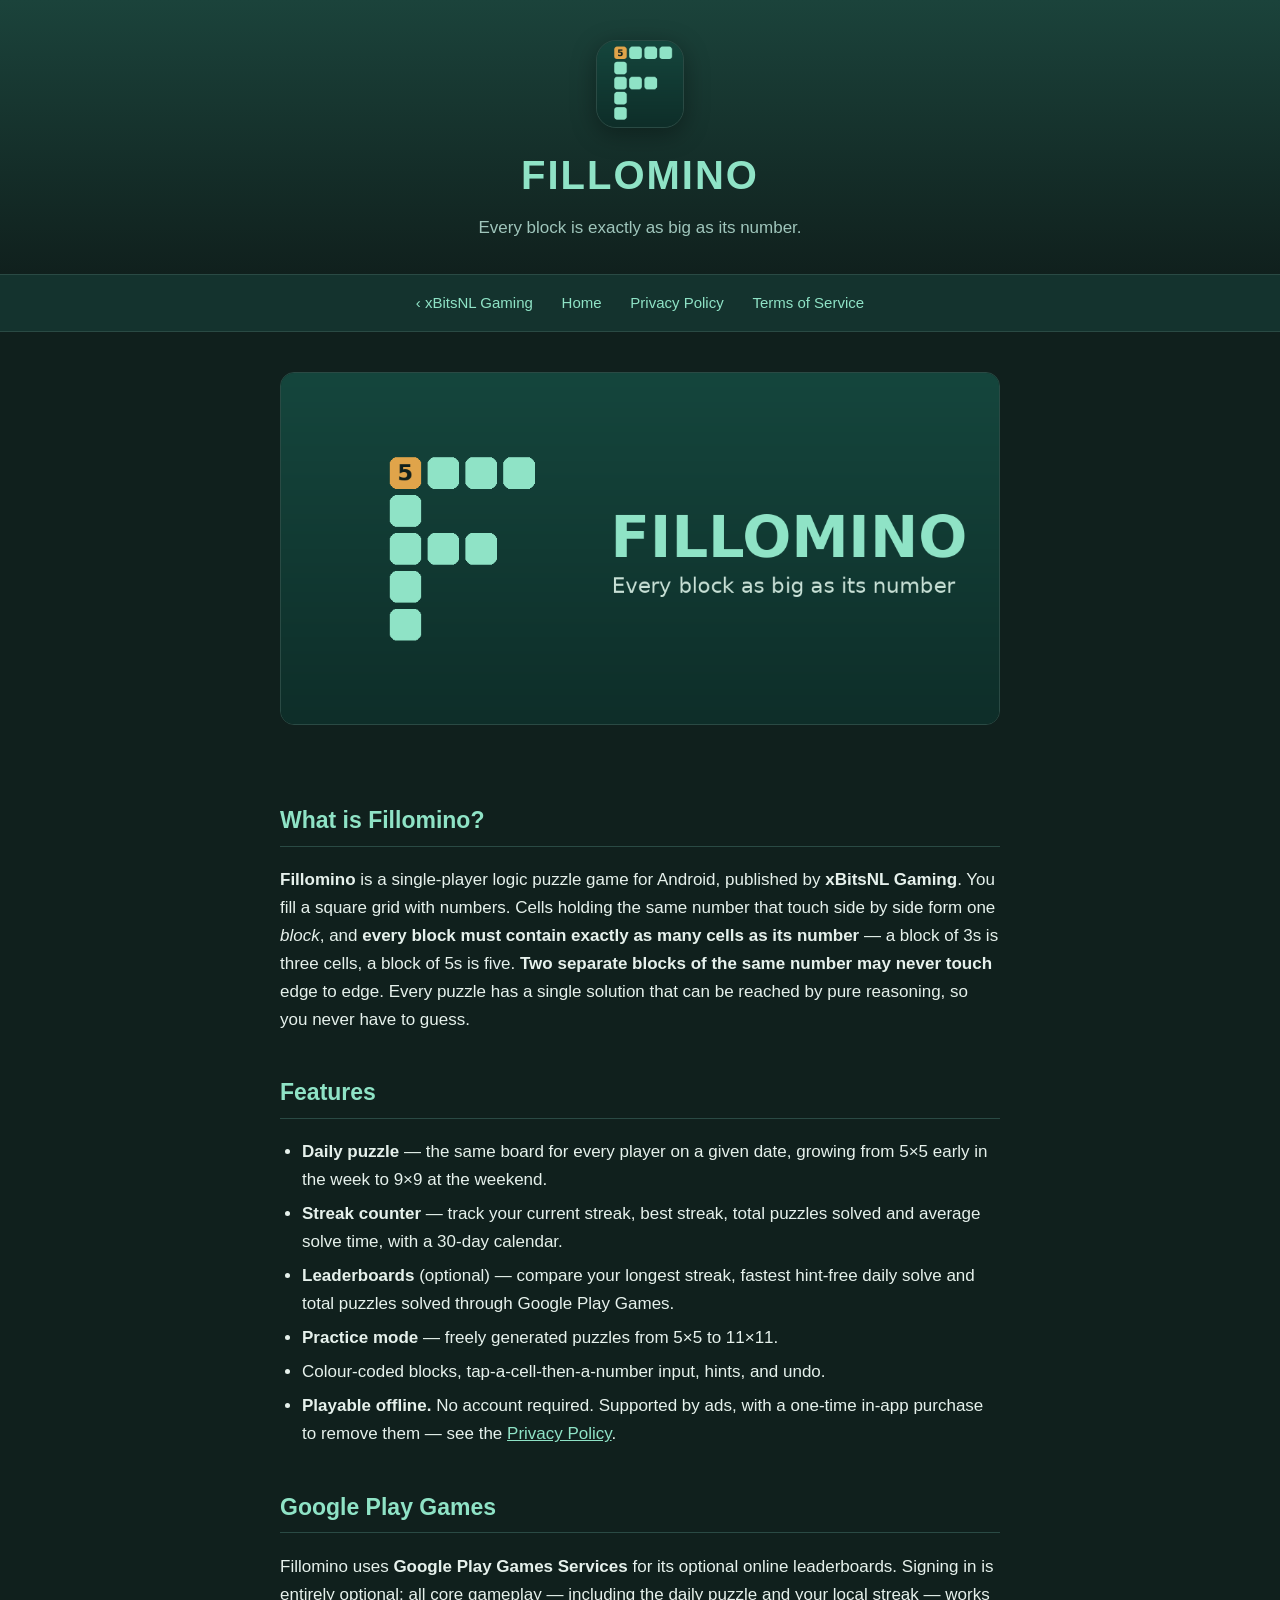
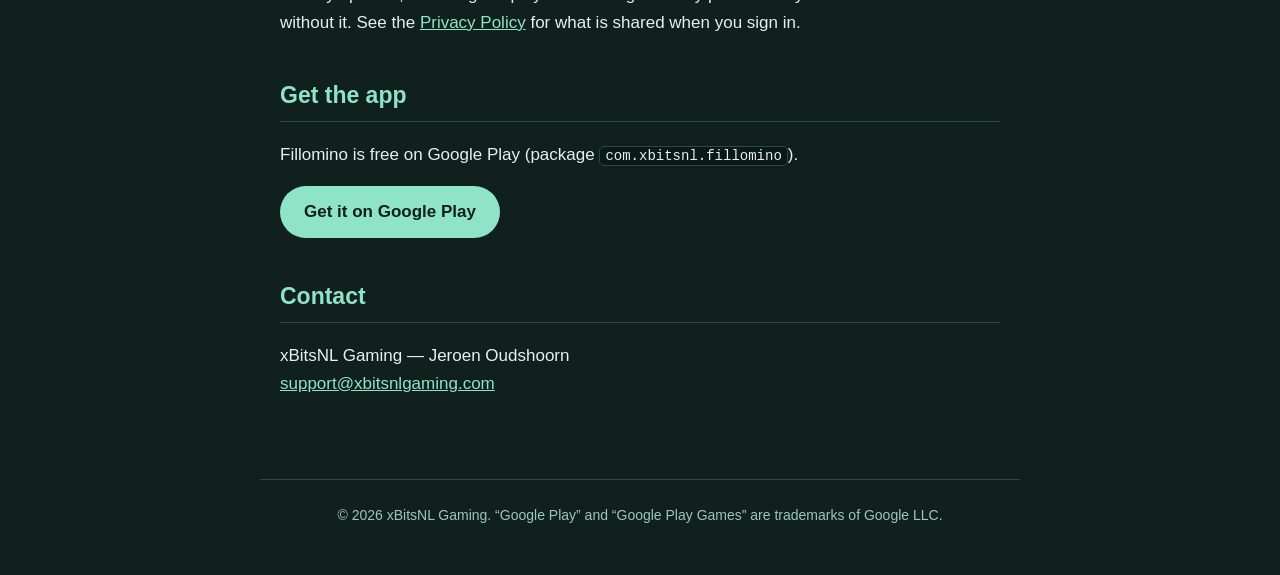
<file: index.html>
<!DOCTYPE html>
<html lang="en">
<head>
<meta charset="utf-8">
<meta name="viewport" content="width=device-width, initial-scale=1">
<meta name="theme-color" content="#10201d">
<title>Fillomino — a logic puzzle game for Android</title>
<meta name="description" content="Fillomino is a single-player logic puzzle game for Android by xBitsNL Gaming: fill the grid with numbers so every block is as big as its number, with a daily puzzle, streaks and leaderboards.">
<link rel="icon" href="assets/icon.png">
<link rel="stylesheet" href="style.css">
</head>
<body>

<header>
  <img class="icon" src="assets/icon.png" alt="Fillomino app icon">
  <h1>FILLOMINO</h1>
  <p class="tagline">Every block is exactly as big as its number.</p>
</header>

<nav>
  <a href="https://www.xbitsnlgaming.com/">‹ xBitsNL Gaming</a>
  <a href="index.html">Home</a>
  <a href="privacy-policy.html">Privacy Policy</a>
  <a href="terms-of-service.html">Terms of Service</a>
</nav>

<main>
  <img class="feature" src="assets/feature.png" alt="Fillomino — logic puzzle game">

  <h2>What is Fillomino?</h2>
  <p>
    <strong>Fillomino</strong> is a single-player logic puzzle game for Android, published by
    <strong>xBitsNL&nbsp;Gaming</strong>. You fill a square grid with numbers. Cells holding the
    same number that touch side by side form one <em>block</em>, and <strong>every block must
    contain exactly as many cells as its number</strong> — a block of 3s is three cells, a block
    of 5s is five. <strong>Two separate blocks of the same number may never touch</strong>
    edge to edge. Every puzzle has a single solution that can be reached by pure reasoning, so you
    never have to guess.
  </p>

  <h2>Features</h2>
  <ul>
    <li><strong>Daily puzzle</strong> — the same board for every player on a given date, growing
      from 5&times;5 early in the week to 9&times;9 at the weekend.</li>
    <li><strong>Streak counter</strong> — track your current streak, best streak, total puzzles
      solved and average solve time, with a 30-day calendar.</li>
    <li><strong>Leaderboards</strong> (optional) — compare your longest streak, fastest hint-free
      daily solve and total puzzles solved through Google&nbsp;Play&nbsp;Games.</li>
    <li><strong>Practice mode</strong> — freely generated puzzles from 5&times;5 to 11&times;11.</li>
    <li>Colour-coded blocks, tap-a-cell-then-a-number input, hints, and undo.</li>
    <li><strong>Playable offline.</strong> No account required. Supported by ads, with a
      one-time in-app purchase to remove them &mdash; see the
      <a href="privacy-policy.html">Privacy Policy</a>.</li>
  </ul>

  <h2>Google Play Games</h2>
  <p>
    Fillomino uses <strong>Google Play Games Services</strong> for its optional online
    leaderboards. Signing in is entirely optional; all core gameplay — including the daily puzzle
    and your local streak — works without it. See the <a href="privacy-policy.html">Privacy
    Policy</a> for what is shared when you sign in.
  </p>

  <h2>Get the app</h2>
  <p>
    Fillomino is free on Google&nbsp;Play (package <code>com.xbitsnl.fillomino</code>).
  </p>
  <p>
    <a class="store-btn" href="https://play.google.com/store/apps/details?id=com.xbitsnl.fillomino" rel="noopener">Get it on Google&nbsp;Play</a>
  </p>

  <h2>Contact</h2>
  <p>
    xBitsNL&nbsp;Gaming — Jeroen&nbsp;Oudshoorn<br>
    <a href="mailto:support@xbitsnlgaming.com">support@xbitsnlgaming.com</a>
  </p>
</main>

<footer>
  &copy; <span id="y">2026</span> xBitsNL Gaming. &ldquo;Google Play&rdquo; and
  &ldquo;Google Play Games&rdquo; are trademarks of Google&nbsp;LLC.
  <script>document.getElementById('y').textContent = new Date().getFullYear();</script>
</footer>

</body>
</html>
</file>
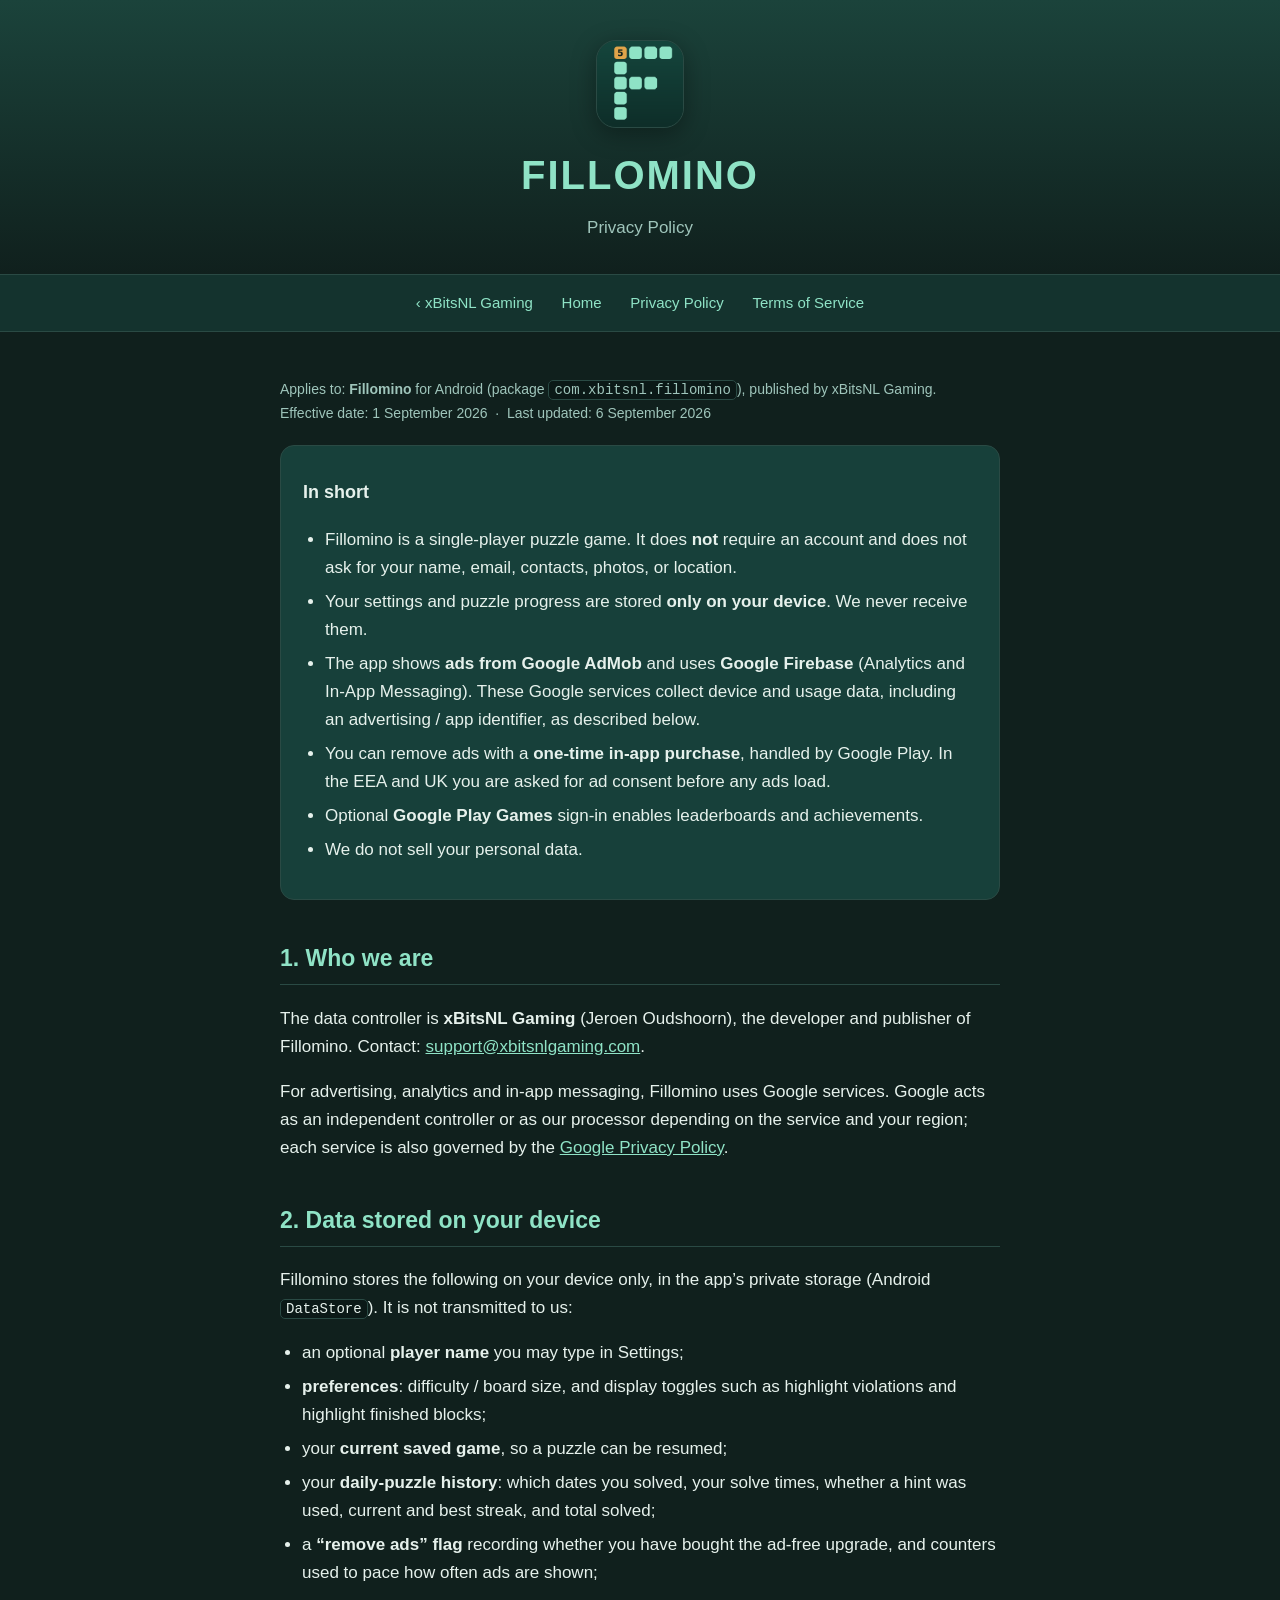
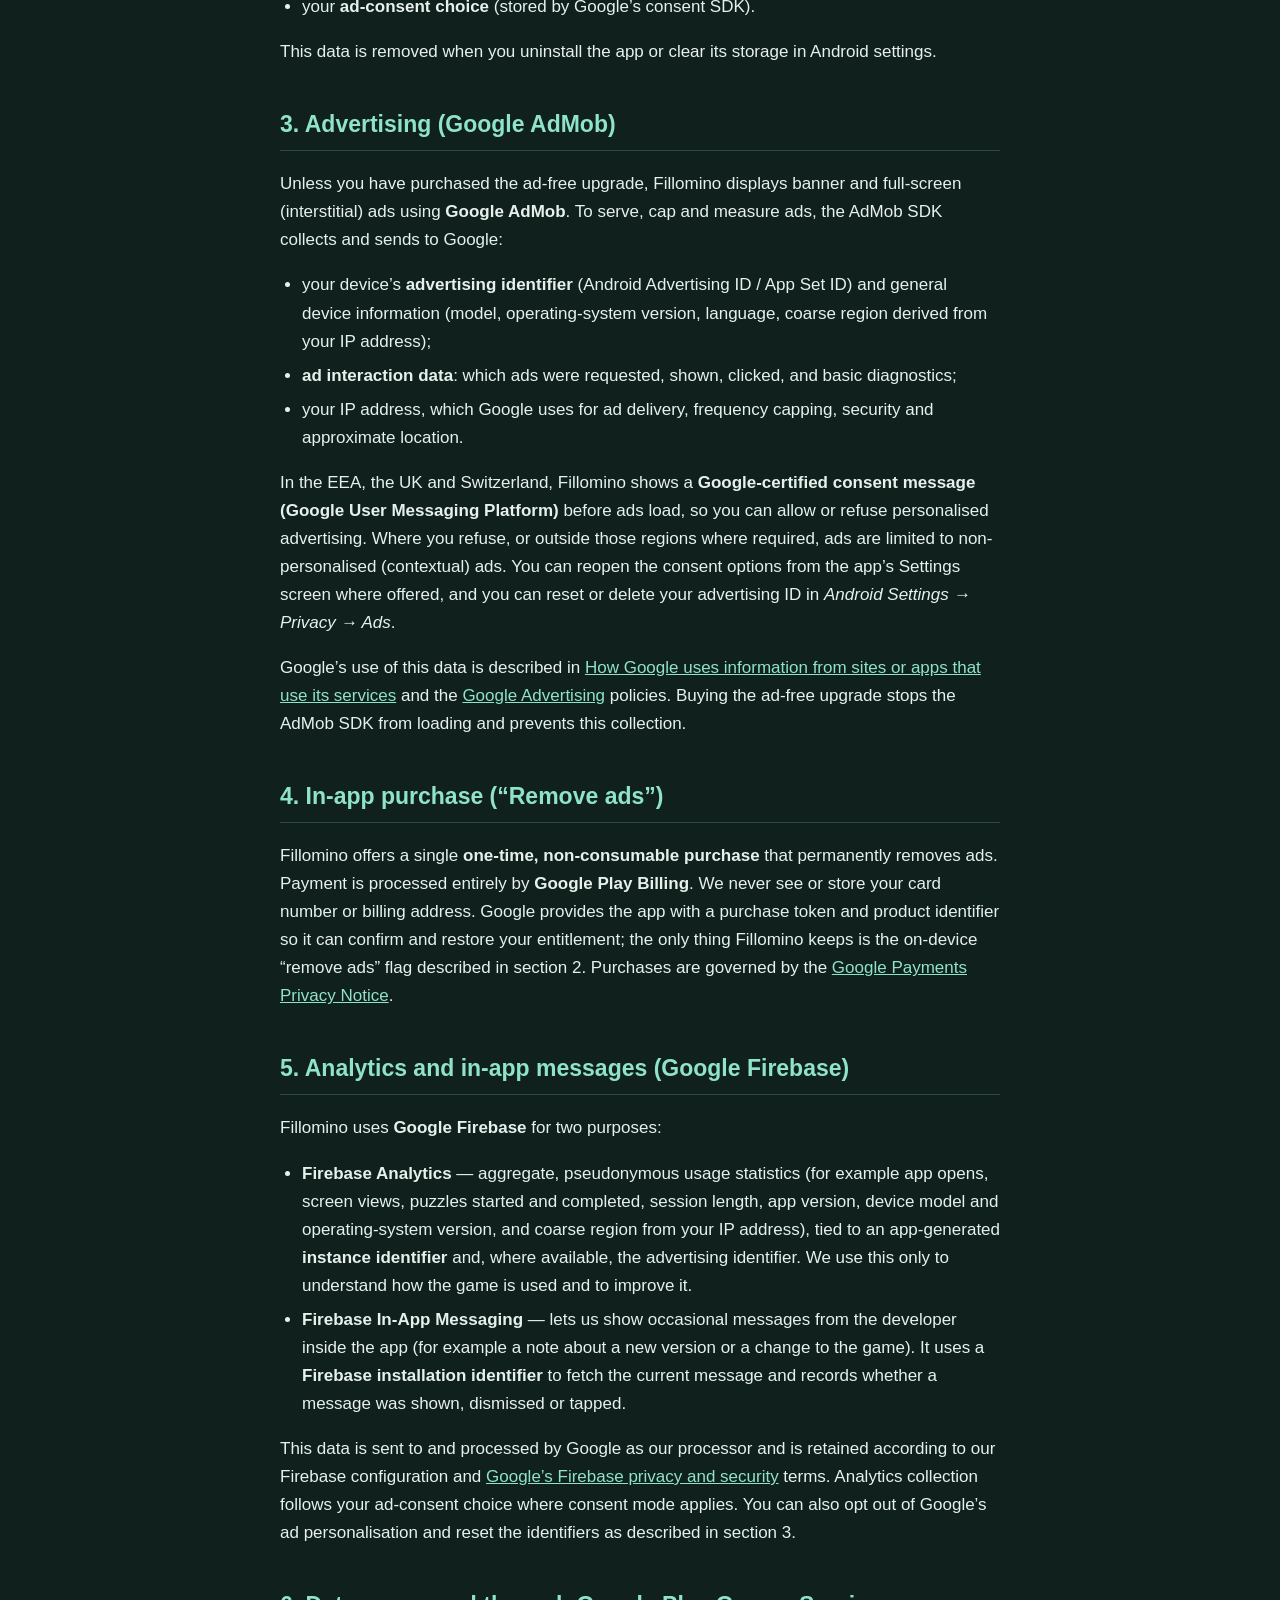
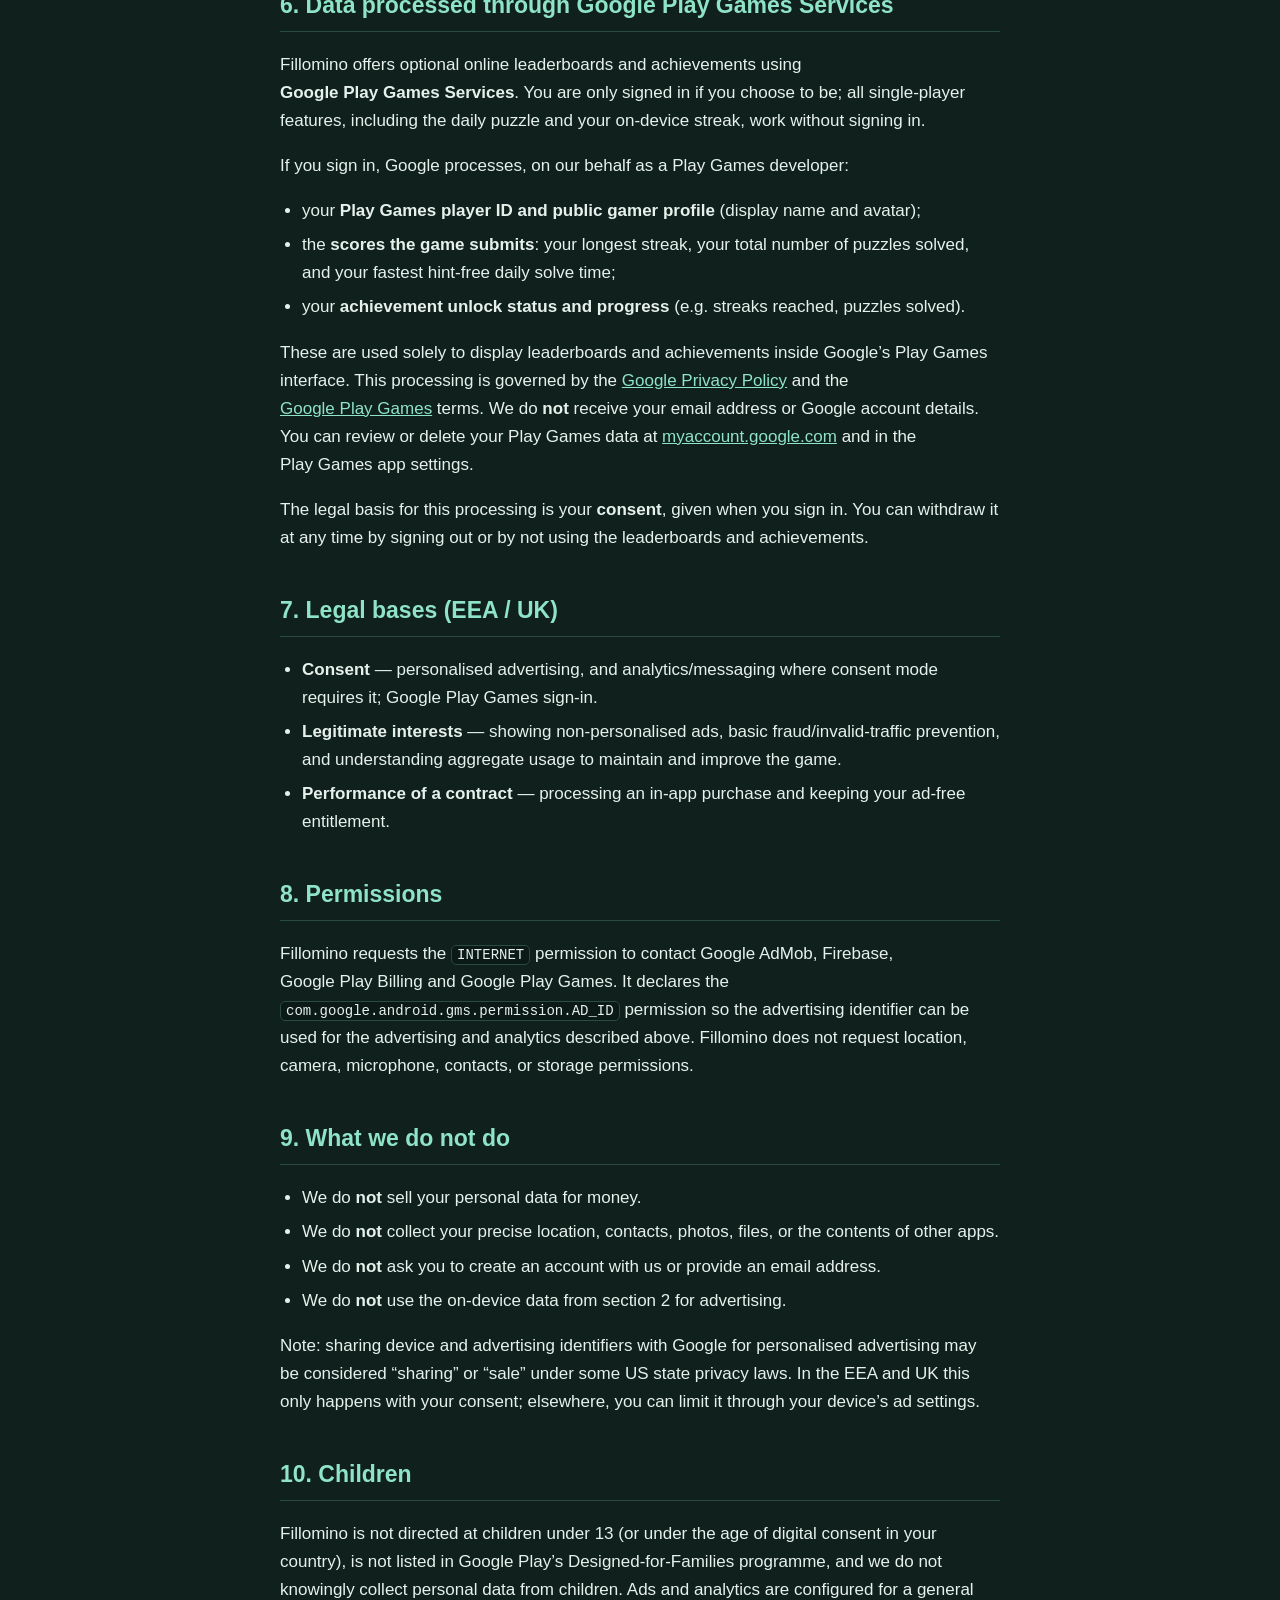
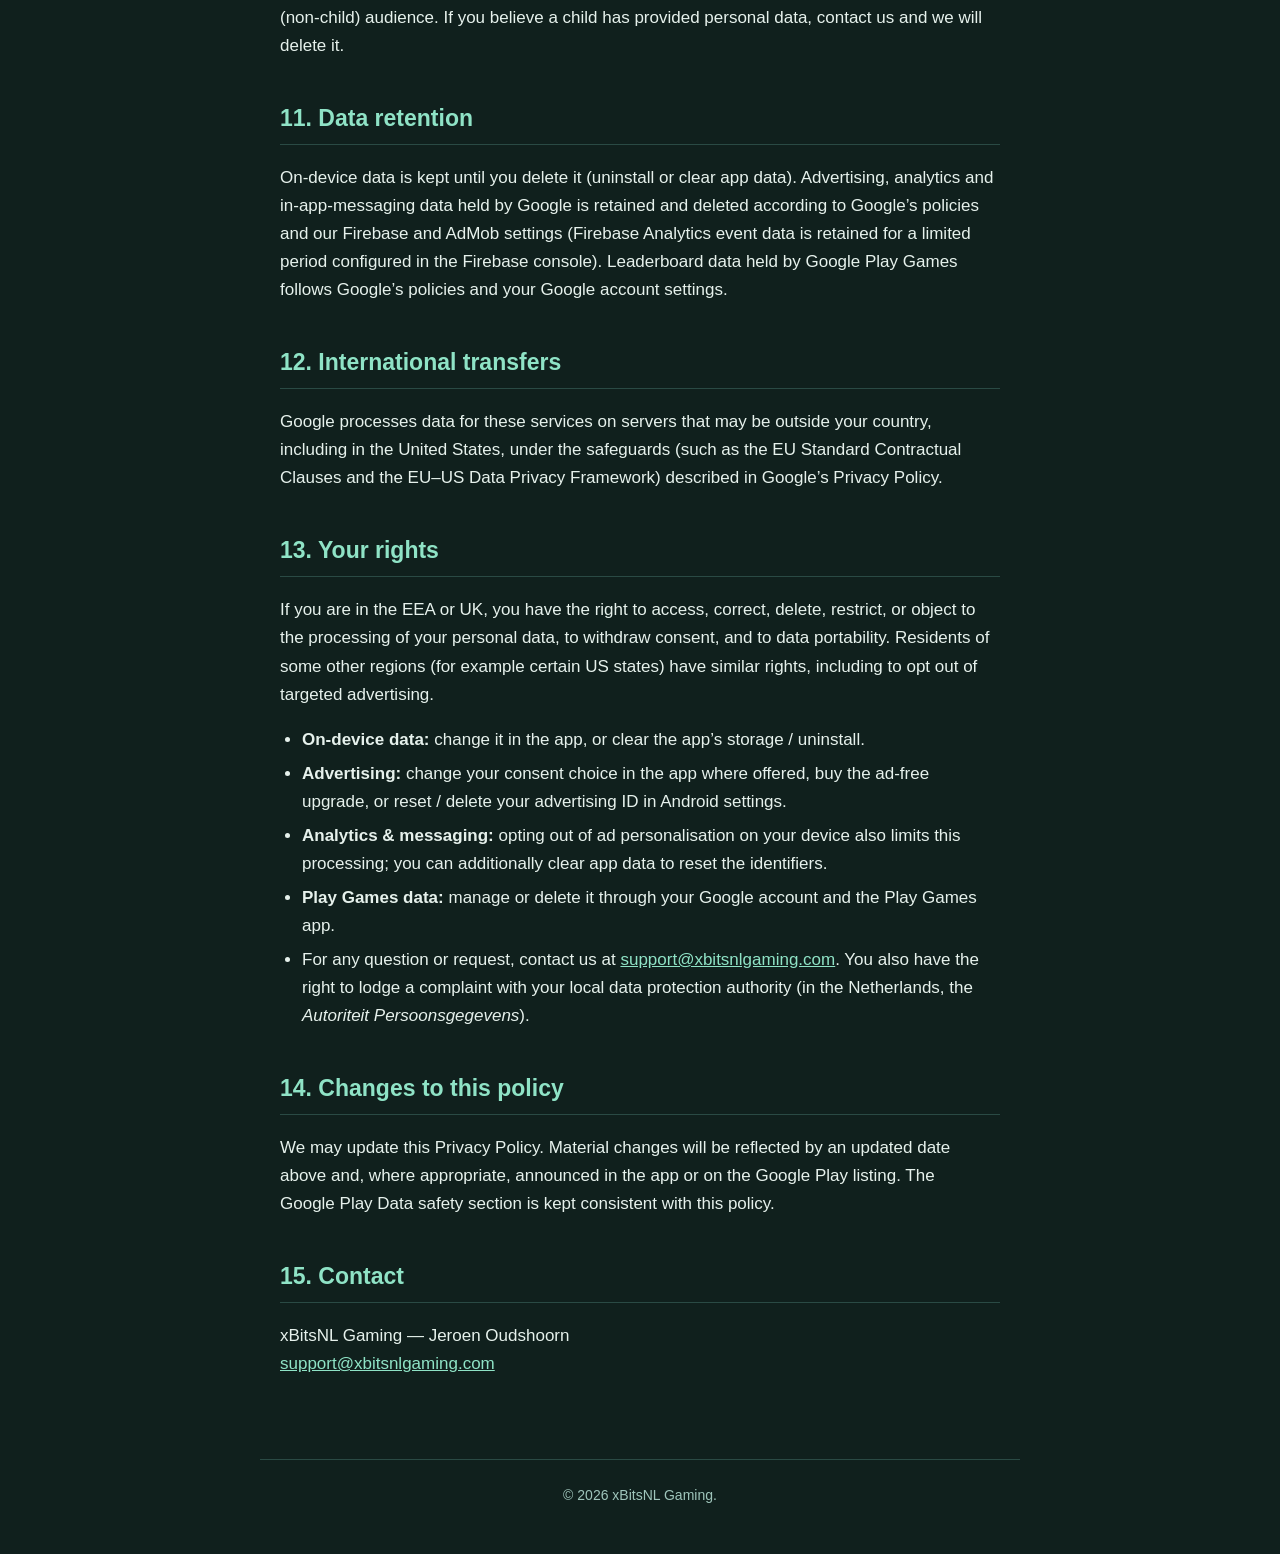
<file: privacy-policy.html>
<!DOCTYPE html>
<html lang="en">
<head>
<meta charset="utf-8">
<meta name="viewport" content="width=device-width, initial-scale=1">
<meta name="theme-color" content="#10201d">
<title>Privacy Policy — Fillomino</title>
<meta name="description" content="Privacy Policy for the Fillomino Android game by xBitsNL Gaming.">
<link rel="icon" href="assets/icon.png">
<link rel="stylesheet" href="style.css">
</head>
<body>

<header>
  <img class="icon" src="assets/icon.png" alt="Fillomino app icon">
  <h1>FILLOMINO</h1>
  <p class="tagline">Privacy Policy</p>
</header>

<nav>
  <a href="https://www.xbitsnlgaming.com/">‹ xBitsNL Gaming</a>
  <a href="index.html">Home</a>
  <a href="privacy-policy.html">Privacy Policy</a>
  <a href="terms-of-service.html">Terms of Service</a>
</nav>

<main>
  <p class="meta">
    Applies to: <strong>Fillomino</strong> for Android (package <code>com.xbitsnl.fillomino</code>),
    published by xBitsNL&nbsp;Gaming.<br>
    Effective date: 1&nbsp;September&nbsp;2026 &nbsp;&middot;&nbsp; Last updated: 6&nbsp;September&nbsp;2026
  </p>

  <div class="card">
    <h3>In short</h3>
    <ul>
      <li>Fillomino is a single-player puzzle game. It does <strong>not</strong> require an account and does not ask for your name, email, contacts, photos, or location.</li>
      <li>Your settings and puzzle progress are stored <strong>only on your device</strong>. We never receive them.</li>
      <li>The app shows <strong>ads from Google&nbsp;AdMob</strong> and uses <strong>Google&nbsp;Firebase</strong> (Analytics and In-App Messaging). These Google services collect device and usage data, including an advertising / app identifier, as described below.</li>
      <li>You can remove ads with a <strong>one-time in-app purchase</strong>, handled by Google&nbsp;Play. In the EEA and UK you are asked for ad consent before any ads load.</li>
      <li>Optional <strong>Google&nbsp;Play&nbsp;Games</strong> sign-in enables leaderboards and achievements.</li>
      <li>We do not sell your personal data.</li>
    </ul>
  </div>

  <h2>1. Who we are</h2>
  <p>
    The data controller is <strong>xBitsNL&nbsp;Gaming</strong> (Jeroen&nbsp;Oudshoorn), the
    developer and publisher of Fillomino. Contact:
    <a href="mailto:support@xbitsnlgaming.com">support@xbitsnlgaming.com</a>.
  </p>
  <p>
    For advertising, analytics and in-app messaging, Fillomino uses Google services. Google acts
    as an independent controller or as our processor depending on the service and your
    region; each service is also governed by the
    <a href="https://policies.google.com/privacy" rel="noopener" target="_blank">Google&nbsp;Privacy&nbsp;Policy</a>.
  </p>

  <h2>2. Data stored on your device</h2>
  <p>
    Fillomino stores the following on your device only, in the app&rsquo;s private storage (Android
    <code>DataStore</code>). It is not transmitted to us:
  </p>
  <ul>
    <li>an optional <strong>player name</strong> you may type in Settings;</li>
    <li><strong>preferences</strong>: difficulty / board size, and display toggles such as highlight&nbsp;violations and highlight&nbsp;finished&nbsp;blocks;</li>
    <li>your <strong>current saved game</strong>, so a puzzle can be resumed;</li>
    <li>your <strong>daily-puzzle history</strong>: which dates you solved, your solve times, whether a hint was used, current and best streak, and total solved;</li>
    <li>a <strong>&ldquo;remove ads&rdquo; flag</strong> recording whether you have bought the ad-free upgrade, and counters used to pace how often ads are shown;</li>
    <li>your <strong>ad-consent choice</strong> (stored by Google&rsquo;s consent SDK).</li>
  </ul>
  <p>
    This data is removed when you uninstall the app or clear its storage in Android settings.
  </p>

  <h2>3. Advertising (Google AdMob)</h2>
  <p>
    Unless you have purchased the ad-free upgrade, Fillomino displays banner and full-screen
    (interstitial) ads using <strong>Google&nbsp;AdMob</strong>. To serve, cap and measure ads,
    the AdMob SDK collects and sends to Google:
  </p>
  <ul>
    <li>your device&rsquo;s <strong>advertising identifier</strong> (Android Advertising ID / App Set ID) and general device information (model, operating-system version, language, coarse region derived from your IP address);</li>
    <li><strong>ad interaction data</strong>: which ads were requested, shown, clicked, and basic diagnostics;</li>
    <li>your IP address, which Google uses for ad delivery, frequency capping, security and approximate location.</li>
  </ul>
  <p>
    In the EEA, the UK and Switzerland, Fillomino shows a <strong>Google-certified consent
    message (Google User Messaging Platform)</strong> before ads load, so you can allow or
    refuse personalised advertising. Where you refuse, or outside those regions where
    required, ads are limited to non-personalised (contextual) ads. You can reopen the
    consent options from the app&rsquo;s Settings screen where offered, and you can reset or
    delete your advertising ID in <em>Android Settings &rarr; Privacy &rarr; Ads</em>.
  </p>
  <p>
    Google&rsquo;s use of this data is described in
    <a href="https://business.safety.google/adsservices/" rel="noopener" target="_blank">How Google uses information from sites or apps that use its services</a>
    and the
    <a href="https://policies.google.com/technologies/partner-sites" rel="noopener" target="_blank">Google Advertising</a>
    policies. Buying the ad-free upgrade stops the AdMob SDK from loading and prevents this
    collection.
  </p>

  <h2>4. In-app purchase (&ldquo;Remove ads&rdquo;)</h2>
  <p>
    Fillomino offers a single <strong>one-time, non-consumable purchase</strong> that permanently
    removes ads. Payment is processed entirely by <strong>Google&nbsp;Play&nbsp;Billing</strong>.
    We never see or store your card number or billing address. Google provides the app with a
    purchase token and product identifier so it can confirm and restore your entitlement; the
    only thing Fillomino keeps is the on-device &ldquo;remove ads&rdquo; flag described in
    section&nbsp;2. Purchases are governed by the
    <a href="https://payments.google.com/legaldocument?family=0.privacynotice" rel="noopener" target="_blank">Google&nbsp;Payments Privacy Notice</a>.
  </p>

  <h2>5. Analytics and in-app messages (Google Firebase)</h2>
  <p>
    Fillomino uses <strong>Google&nbsp;Firebase</strong> for two purposes:
  </p>
  <ul>
    <li>
      <strong>Firebase&nbsp;Analytics</strong> &mdash; aggregate, pseudonymous usage statistics
      (for example app opens, screen views, puzzles started and completed, session length,
      app version, device model and operating-system version, and coarse region from your IP
      address), tied to an app-generated <strong>instance identifier</strong> and, where
      available, the advertising identifier. We use this only to understand how the game is
      used and to improve it.
    </li>
    <li>
      <strong>Firebase&nbsp;In-App Messaging</strong> &mdash; lets us show occasional messages
      from the developer inside the app (for example a note about a new version or a change to
      the game). It uses a <strong>Firebase installation identifier</strong> to fetch the
      current message and records whether a message was shown, dismissed or tapped.
    </li>
  </ul>
  <p>
    This data is sent to and processed by Google as our processor and is retained according to
    our Firebase configuration and
    <a href="https://firebase.google.com/support/privacy" rel="noopener" target="_blank">Google&rsquo;s Firebase privacy and security</a>
    terms. Analytics collection follows your ad-consent choice where consent mode applies. You
    can also opt out of Google&rsquo;s ad personalisation and reset the identifiers as described
    in section&nbsp;3.
  </p>

  <h2>6. Data processed through Google Play Games Services</h2>
  <p>
    Fillomino offers optional online leaderboards and achievements using <strong>Google&nbsp;Play&nbsp;Games&nbsp;Services</strong>.
    You are only signed in if you choose to be; all single-player features, including the daily
    puzzle and your on-device streak, work without signing in.
  </p>
  <p>If you sign in, Google processes, on our behalf as a Play Games developer:</p>
  <ul>
    <li>your <strong>Play Games player ID and public gamer profile</strong> (display name and avatar);</li>
    <li>the <strong>scores the game submits</strong>: your longest streak, your total number of puzzles solved, and your fastest hint-free daily solve time;</li>
    <li>your <strong>achievement unlock status and progress</strong> (e.g. streaks reached, puzzles solved).</li>
  </ul>
  <p>
    These are used solely to display leaderboards and achievements inside Google&rsquo;s Play&nbsp;Games interface.
    This processing is governed by the
    <a href="https://policies.google.com/privacy" rel="noopener" target="_blank">Google&nbsp;Privacy&nbsp;Policy</a>
    and the
    <a href="https://play.google.com/games/" rel="noopener" target="_blank">Google&nbsp;Play&nbsp;Games</a>
    terms. We do <strong>not</strong> receive your email address or Google account details. You can
    review or delete your Play&nbsp;Games data at
    <a href="https://myaccount.google.com/" rel="noopener" target="_blank">myaccount.google.com</a>
    and in the Play&nbsp;Games app settings.
  </p>
  <p>The legal basis for this processing is your <strong>consent</strong>, given when you sign in. You can withdraw it at any time by signing out or by not using the leaderboards and achievements.</p>

  <h2>7. Legal bases (EEA / UK)</h2>
  <ul>
    <li><strong>Consent</strong> &mdash; personalised advertising, and analytics/messaging where consent mode requires it; Google&nbsp;Play&nbsp;Games sign-in.</li>
    <li><strong>Legitimate interests</strong> &mdash; showing non-personalised ads, basic fraud/invalid-traffic prevention, and understanding aggregate usage to maintain and improve the game.</li>
    <li><strong>Performance of a contract</strong> &mdash; processing an in-app purchase and keeping your ad-free entitlement.</li>
  </ul>

  <h2>8. Permissions</h2>
  <p>
    Fillomino requests the <code>INTERNET</code> permission to contact Google
    AdMob, Firebase, Google&nbsp;Play&nbsp;Billing and Google&nbsp;Play&nbsp;Games. It declares the
    <code>com.google.android.gms.permission.AD_ID</code> permission so the advertising
    identifier can be used for the advertising and analytics described above. Fillomino does not
    request location, camera, microphone, contacts, or storage permissions.
  </p>

  <h2>9. What we do not do</h2>
  <ul>
    <li>We do <strong>not</strong> sell your personal data for money.</li>
    <li>We do <strong>not</strong> collect your precise location, contacts, photos, files, or the contents of other apps.</li>
    <li>We do <strong>not</strong> ask you to create an account with us or provide an email address.</li>
    <li>We do <strong>not</strong> use the on-device data from section&nbsp;2 for advertising.</li>
  </ul>
  <p>
    Note: sharing device and advertising identifiers with Google for personalised advertising
    may be considered &ldquo;sharing&rdquo; or &ldquo;sale&rdquo; under some US state privacy
    laws. In the EEA and UK this only happens with your consent; elsewhere, you can limit it
    through your device&rsquo;s ad settings.
  </p>

  <h2>10. Children</h2>
  <p>
    Fillomino is not directed at children under 13 (or under the age of digital consent in your
    country), is not listed in Google&nbsp;Play&rsquo;s Designed-for-Families programme, and we
    do not knowingly collect personal data from children. Ads and analytics are configured for
    a general (non-child) audience. If you believe a child has provided personal data, contact
    us and we will delete it.
  </p>

  <h2>11. Data retention</h2>
  <p>
    On-device data is kept until you delete it (uninstall or clear app data). Advertising,
    analytics and in-app-messaging data held by Google is retained and deleted according to
    Google&rsquo;s policies and our Firebase and AdMob settings (Firebase&nbsp;Analytics event
    data is retained for a limited period configured in the Firebase console). Leaderboard
    data held by Google&nbsp;Play&nbsp;Games follows Google&rsquo;s policies and your Google
    account settings.
  </p>

  <h2>12. International transfers</h2>
  <p>
    Google processes data for these services on servers that may be outside your country,
    including in the United States, under the safeguards (such as the EU&nbsp;Standard
    Contractual Clauses and the EU&ndash;US Data Privacy Framework) described in Google&rsquo;s
    Privacy Policy.
  </p>

  <h2>13. Your rights</h2>
  <p>
    If you are in the EEA or UK, you have the right to access, correct, delete, restrict, or
    object to the processing of your personal data, to withdraw consent, and to data
    portability. Residents of some other regions (for example certain US states) have similar
    rights, including to opt out of targeted advertising.
  </p>
  <ul>
    <li><strong>On-device data:</strong> change it in the app, or clear the app&rsquo;s storage / uninstall.</li>
    <li><strong>Advertising:</strong> change your consent choice in the app where offered, buy the ad-free upgrade, or reset / delete your advertising ID in Android settings.</li>
    <li><strong>Analytics &amp; messaging:</strong> opting out of ad personalisation on your device also limits this processing; you can additionally clear app data to reset the identifiers.</li>
    <li><strong>Play Games data:</strong> manage or delete it through your Google account and the Play&nbsp;Games app.</li>
    <li>For any question or request, contact us at
      <a href="mailto:support@xbitsnlgaming.com">support@xbitsnlgaming.com</a>. You also have the right to lodge a
      complaint with your local data protection authority (in the Netherlands, the
      <em>Autoriteit&nbsp;Persoonsgegevens</em>).</li>
  </ul>

  <h2>14. Changes to this policy</h2>
  <p>
    We may update this Privacy Policy. Material changes will be reflected by an updated date
    above and, where appropriate, announced in the app or on the Google&nbsp;Play listing. The
    Google&nbsp;Play Data&nbsp;safety section is kept consistent with this policy.
  </p>

  <h2>15. Contact</h2>
  <p>
    xBitsNL&nbsp;Gaming — Jeroen&nbsp;Oudshoorn<br>
    <a href="mailto:support@xbitsnlgaming.com">support@xbitsnlgaming.com</a>
  </p>
</main>

<footer>
  &copy; <span id="y">2026</span> xBitsNL Gaming.
  <script>document.getElementById('y').textContent = new Date().getFullYear();</script>
</footer>

</body>
</html>
</file>
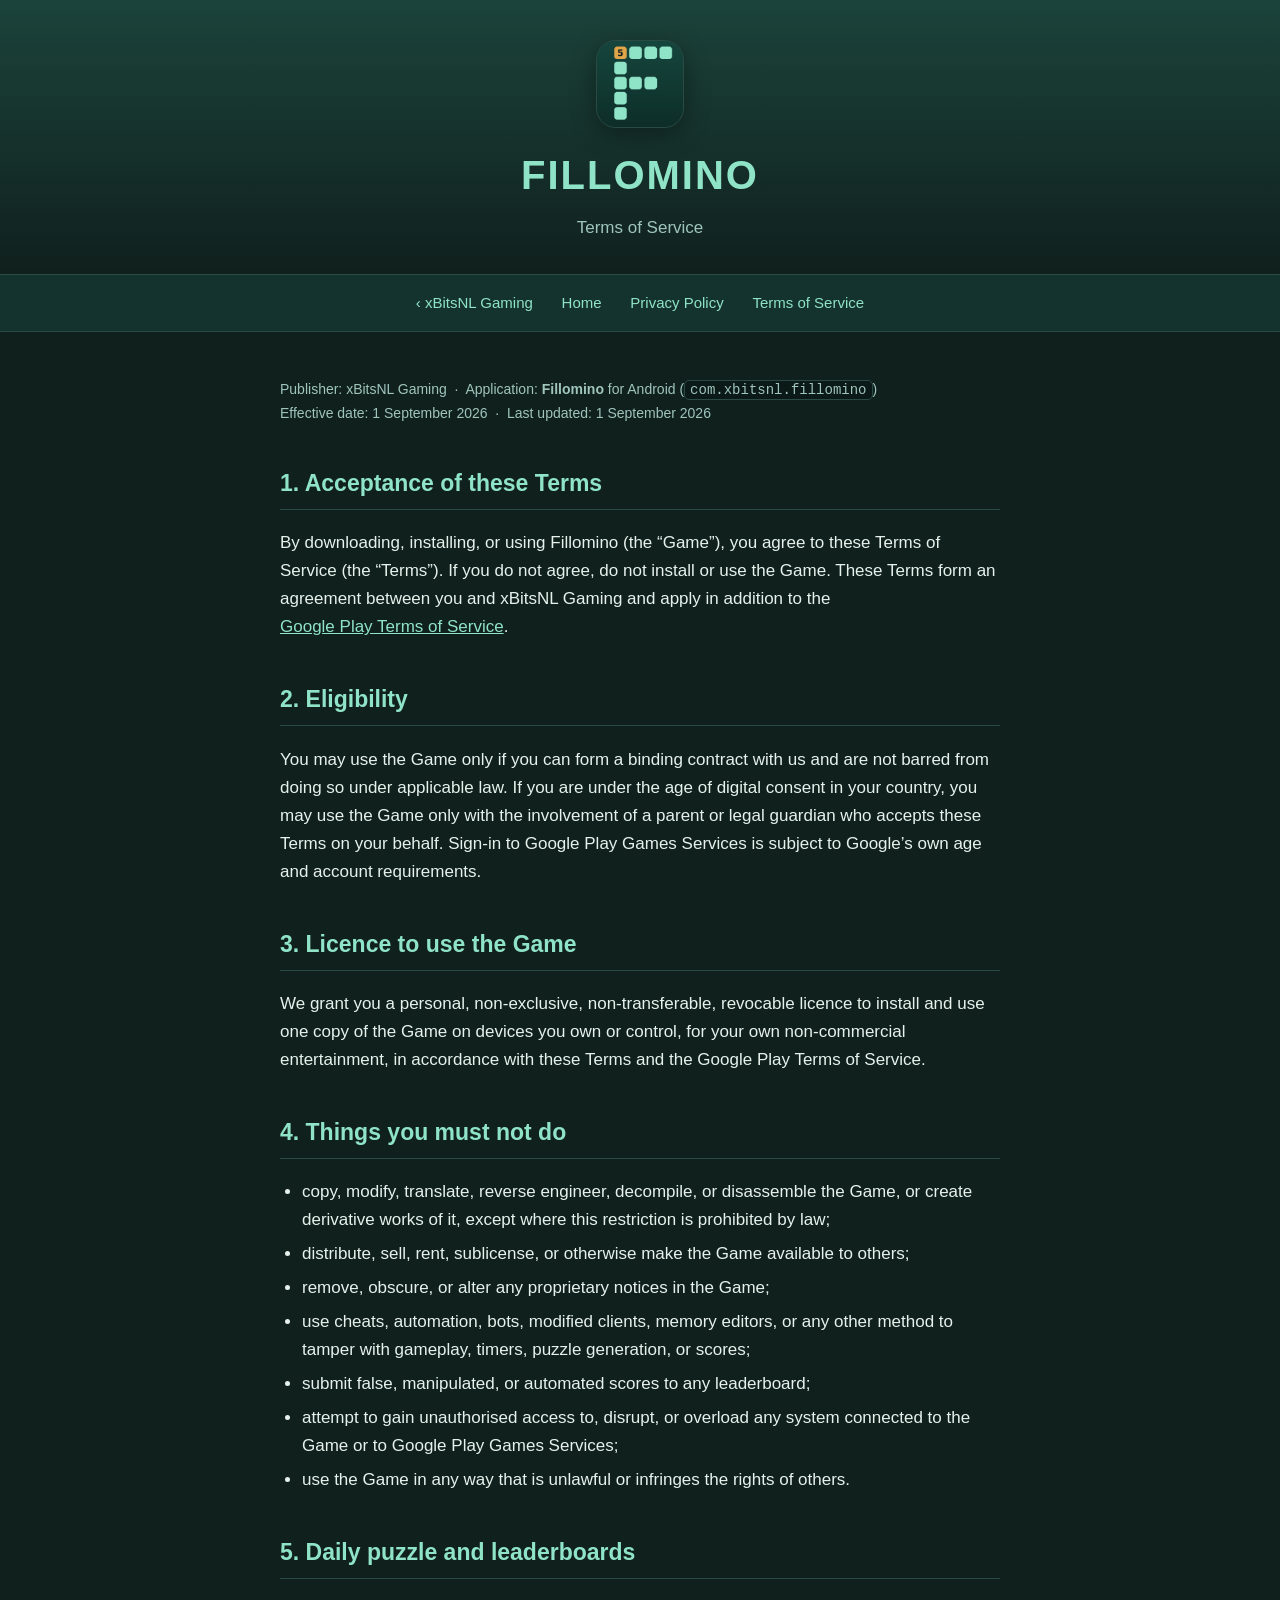
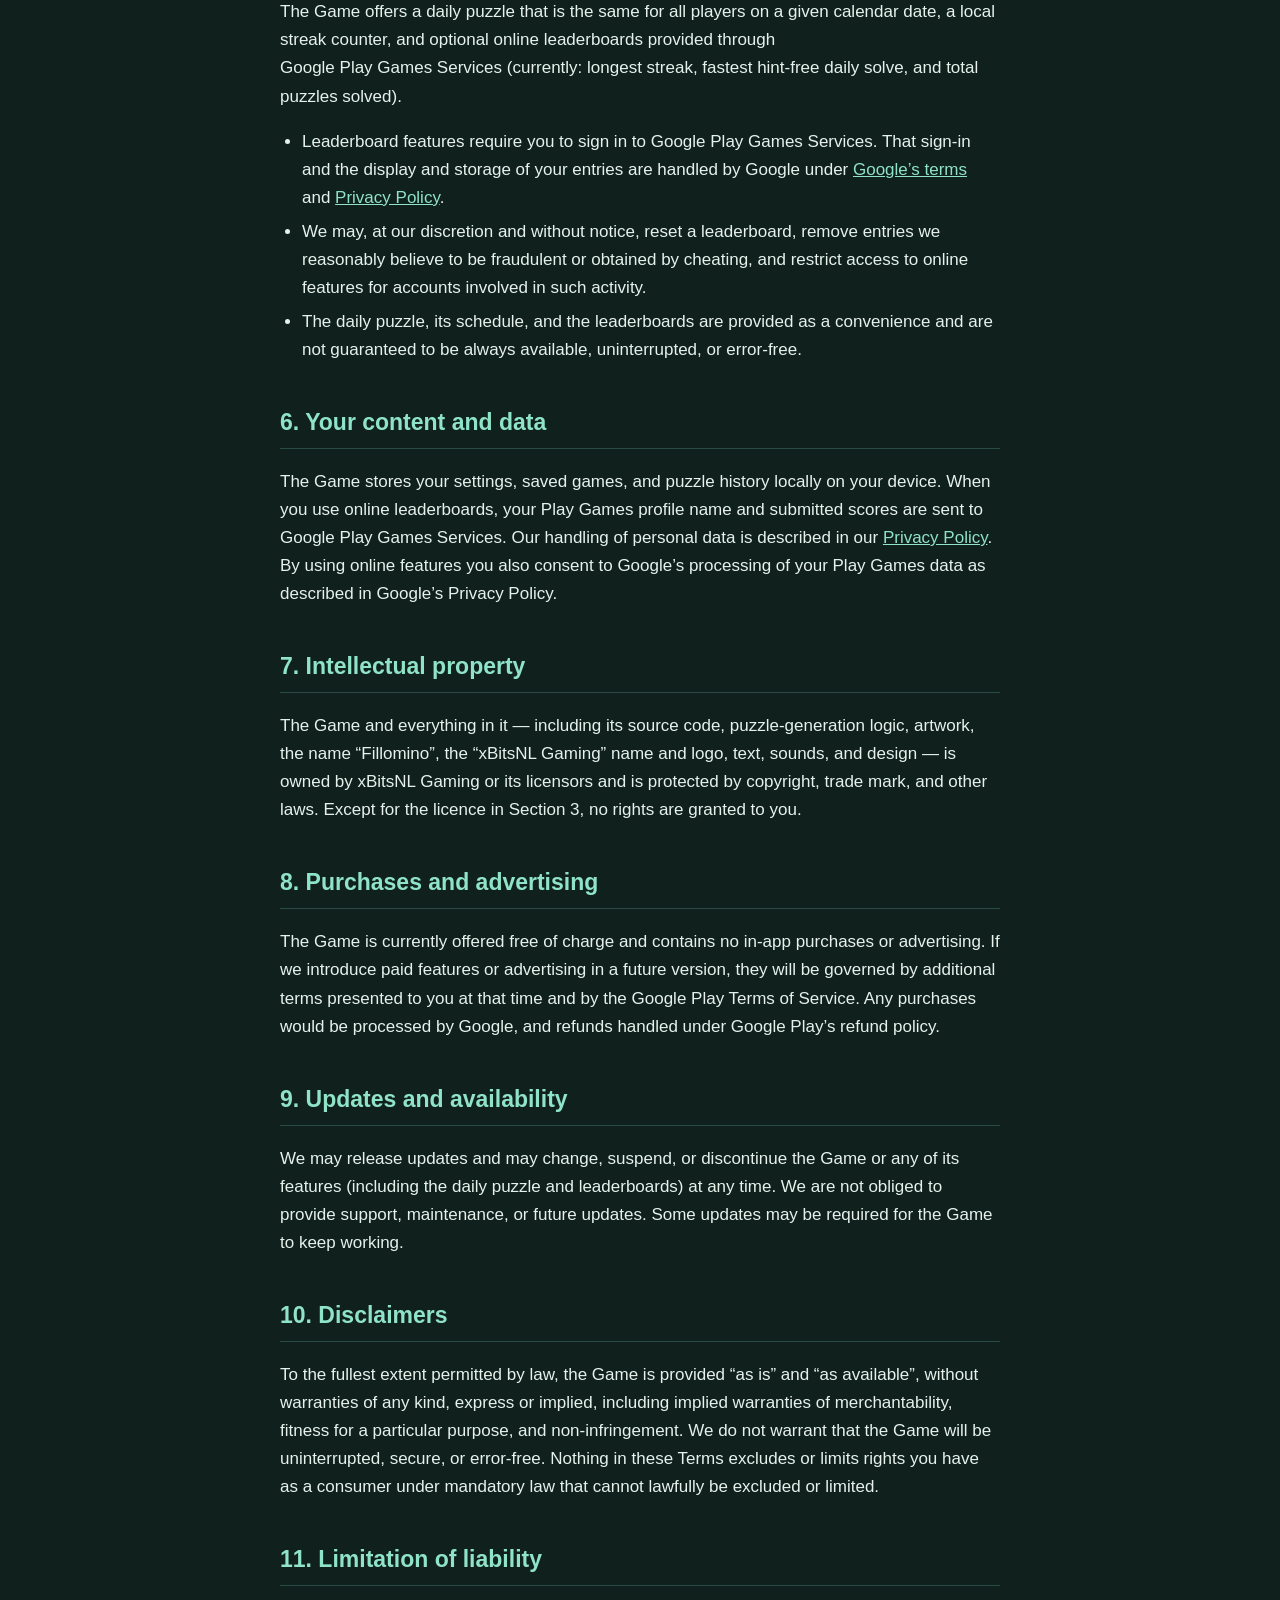
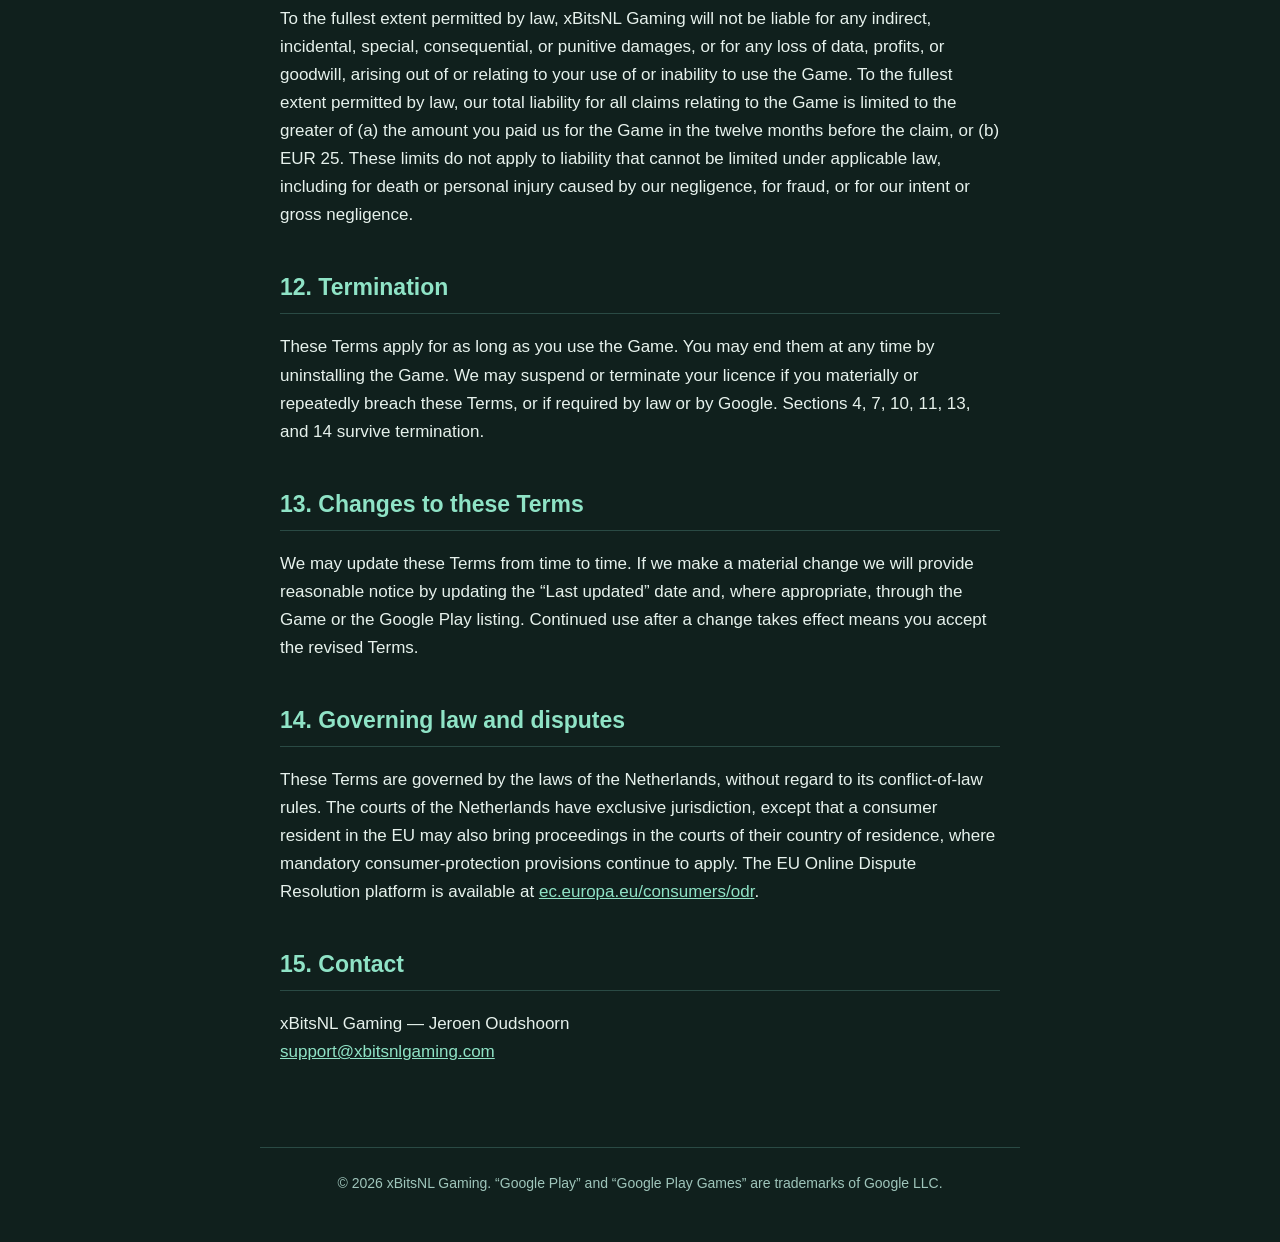
<file: terms-of-service.html>
<!DOCTYPE html>
<html lang="en">
<head>
<meta charset="utf-8">
<meta name="viewport" content="width=device-width, initial-scale=1">
<meta name="theme-color" content="#10201d">
<title>Terms of Service — Fillomino</title>
<meta name="description" content="Terms of Service for the Fillomino Android game by xBitsNL Gaming.">
<link rel="icon" href="assets/icon.png">
<link rel="stylesheet" href="style.css">
</head>
<body>

<header>
  <img class="icon" src="assets/icon.png" alt="Fillomino app icon">
  <h1>FILLOMINO</h1>
  <p class="tagline">Terms of Service</p>
</header>

<nav>
  <a href="https://www.xbitsnlgaming.com/">‹ xBitsNL Gaming</a>
  <a href="index.html">Home</a>
  <a href="privacy-policy.html">Privacy Policy</a>
  <a href="terms-of-service.html">Terms of Service</a>
</nav>

<main>
  <p class="meta">
    Publisher: xBitsNL&nbsp;Gaming &nbsp;&middot;&nbsp; Application: <strong>Fillomino</strong> for
    Android (<code>com.xbitsnl.fillomino</code>)<br>
    Effective date: 1&nbsp;September&nbsp;2026 &nbsp;&middot;&nbsp; Last updated: 1&nbsp;September&nbsp;2026
  </p>

  <h2>1. Acceptance of these Terms</h2>
  <p>
    By downloading, installing, or using Fillomino (the &ldquo;Game&rdquo;), you agree to these Terms of
    Service (the &ldquo;Terms&rdquo;). If you do not agree, do not install or use the Game. These
    Terms form an agreement between you and xBitsNL&nbsp;Gaming and apply in addition to the
    <a href="https://play.google.com/about/play-terms/" rel="noopener" target="_blank">Google&nbsp;Play&nbsp;Terms&nbsp;of&nbsp;Service</a>.
  </p>

  <h2>2. Eligibility</h2>
  <p>
    You may use the Game only if you can form a binding contract with us and are not barred from
    doing so under applicable law. If you are under the age of digital consent in your country, you
    may use the Game only with the involvement of a parent or legal guardian who accepts these Terms
    on your behalf. Sign-in to Google&nbsp;Play&nbsp;Games&nbsp;Services is subject to Google&rsquo;s
    own age and account requirements.
  </p>

  <h2>3. Licence to use the Game</h2>
  <p>
    We grant you a personal, non-exclusive, non-transferable, revocable licence to install and use
    one copy of the Game on devices you own or control, for your own non-commercial entertainment,
    in accordance with these Terms and the Google&nbsp;Play&nbsp;Terms&nbsp;of&nbsp;Service.
  </p>

  <h2>4. Things you must not do</h2>
  <ul>
    <li>copy, modify, translate, reverse engineer, decompile, or disassemble the Game, or create
      derivative works of it, except where this restriction is prohibited by law;</li>
    <li>distribute, sell, rent, sublicense, or otherwise make the Game available to others;</li>
    <li>remove, obscure, or alter any proprietary notices in the Game;</li>
    <li>use cheats, automation, bots, modified clients, memory editors, or any other method to
      tamper with gameplay, timers, puzzle generation, or scores;</li>
    <li>submit false, manipulated, or automated scores to any leaderboard;</li>
    <li>attempt to gain unauthorised access to, disrupt, or overload any system connected to the
      Game or to Google&nbsp;Play&nbsp;Games&nbsp;Services;</li>
    <li>use the Game in any way that is unlawful or infringes the rights of others.</li>
  </ul>

  <h2>5. Daily puzzle and leaderboards</h2>
  <p>
    The Game offers a daily puzzle that is the same for all players on a given calendar date, a
    local streak counter, and optional online leaderboards provided through
    Google&nbsp;Play&nbsp;Games&nbsp;Services (currently: longest streak, fastest hint-free daily
    solve, and total puzzles solved).
  </p>
  <ul>
    <li>Leaderboard features require you to sign in to Google&nbsp;Play&nbsp;Games&nbsp;Services.
      That sign-in and the display and storage of your entries are handled by Google under
      <a href="https://play.google.com/games/" rel="noopener" target="_blank">Google&rsquo;s terms</a>
      and <a href="https://policies.google.com/privacy" rel="noopener" target="_blank">Privacy&nbsp;Policy</a>.</li>
    <li>We may, at our discretion and without notice, reset a leaderboard, remove entries we
      reasonably believe to be fraudulent or obtained by cheating, and restrict access to online
      features for accounts involved in such activity.</li>
    <li>The daily puzzle, its schedule, and the leaderboards are provided as a convenience and are
      not guaranteed to be always available, uninterrupted, or error-free.</li>
  </ul>

  <h2>6. Your content and data</h2>
  <p>
    The Game stores your settings, saved games, and puzzle history locally on your device. When you
    use online leaderboards, your Play&nbsp;Games profile name and submitted scores are sent to
    Google&nbsp;Play&nbsp;Games&nbsp;Services. Our handling of personal data is described in our
    <a href="privacy-policy.html">Privacy&nbsp;Policy</a>. By using online features you also consent
    to Google&rsquo;s processing of your Play&nbsp;Games data as described in Google&rsquo;s Privacy
    Policy.
  </p>

  <h2>7. Intellectual property</h2>
  <p>
    The Game and everything in it — including its source code, puzzle-generation logic, artwork,
    the name &ldquo;Fillomino&rdquo;, the &ldquo;xBitsNL&nbsp;Gaming&rdquo; name and
    logo, text, sounds, and design — is owned by xBitsNL&nbsp;Gaming or its licensors and is
    protected by copyright, trade mark, and other laws. Except for the licence in Section&nbsp;3, no
    rights are granted to you.
  </p>

  <h2>8. Purchases and advertising</h2>
  <p>
    The Game is currently offered free of charge and contains no in-app purchases or advertising. If
    we introduce paid features or advertising in a future version, they will be governed by
    additional terms presented to you at that time and by the
    Google&nbsp;Play&nbsp;Terms&nbsp;of&nbsp;Service. Any purchases would be processed by Google, and
    refunds handled under Google&nbsp;Play&rsquo;s refund policy.
  </p>

  <h2>9. Updates and availability</h2>
  <p>
    We may release updates and may change, suspend, or discontinue the Game or any of its features
    (including the daily puzzle and leaderboards) at any time. We are not obliged to provide support,
    maintenance, or future updates. Some updates may be required for the Game to keep working.
  </p>

  <h2>10. Disclaimers</h2>
  <p>
    To the fullest extent permitted by law, the Game is provided &ldquo;as is&rdquo; and &ldquo;as
    available&rdquo;, without warranties of any kind, express or implied, including implied
    warranties of merchantability, fitness for a particular purpose, and non-infringement. We do not
    warrant that the Game will be uninterrupted, secure, or error-free. Nothing in these Terms
    excludes or limits rights you have as a consumer under mandatory law that cannot lawfully be
    excluded or limited.
  </p>

  <h2>11. Limitation of liability</h2>
  <p>
    To the fullest extent permitted by law, xBitsNL&nbsp;Gaming will not be liable for any indirect,
    incidental, special, consequential, or punitive damages, or for any loss of data, profits, or
    goodwill, arising out of or relating to your use of or inability to use the Game. To the fullest
    extent permitted by law, our total liability for all claims relating to the Game is limited to
    the greater of (a) the amount you paid us for the Game in the twelve months before the claim, or
    (b) EUR&nbsp;25. These limits do not apply to liability that cannot be limited under applicable
    law, including for death or personal injury caused by our negligence, for fraud, or for our
    intent or gross negligence.
  </p>

  <h2>12. Termination</h2>
  <p>
    These Terms apply for as long as you use the Game. You may end them at any time by uninstalling
    the Game. We may suspend or terminate your licence if you materially or repeatedly breach these
    Terms, or if required by law or by Google. Sections&nbsp;4, 7, 10, 11, 13, and 14 survive
    termination.
  </p>

  <h2>13. Changes to these Terms</h2>
  <p>
    We may update these Terms from time to time. If we make a material change we will provide
    reasonable notice by updating the &ldquo;Last updated&rdquo; date and, where appropriate, through
    the Game or the Google&nbsp;Play listing. Continued use after a change takes effect means you
    accept the revised Terms.
  </p>

  <h2>14. Governing law and disputes</h2>
  <p>
    These Terms are governed by the laws of the Netherlands, without regard to its conflict-of-law
    rules. The courts of the Netherlands have exclusive jurisdiction, except that a consumer
    resident in the EU may also bring proceedings in the courts of their country of residence, where
    mandatory consumer-protection provisions continue to apply. The EU Online Dispute Resolution
    platform is available at
    <a href="https://ec.europa.eu/consumers/odr/" rel="noopener" target="_blank">ec.europa.eu/consumers/odr</a>.
  </p>

  <h2>15. Contact</h2>
  <p>
    xBitsNL&nbsp;Gaming — Jeroen&nbsp;Oudshoorn<br>
    <a href="mailto:support@xbitsnlgaming.com">support@xbitsnlgaming.com</a>
  </p>
</main>

<footer>
  &copy; <span id="y">2026</span> xBitsNL Gaming. &ldquo;Google&nbsp;Play&rdquo; and
  &ldquo;Google&nbsp;Play&nbsp;Games&rdquo; are trademarks of Google&nbsp;LLC.
  <script>document.getElementById('y').textContent = new Date().getFullYear();</script>
</footer>

</body>
</html>
</file>
<file: style.css>
:root {
  --bg: #10201d;
  --bg-soft: #14332e;
  --card: #17403a;
  --teal: #8fe3c6;
  --teal-deep: #157a6e;
  --amber: #e0a44a;
  --ink: #e6f1ec;
  --muted: #9fc5bb;
  --line: #2a4a44;
  --max: 760px;
}

* { box-sizing: border-box; }

html { -webkit-text-size-adjust: 100%; }

body {
  margin: 0;
  background: var(--bg);
  color: var(--ink);
  font: 17px/1.65 -apple-system, BlinkMacSystemFont, "Segoe UI", Roboto, Helvetica, Arial, sans-serif;
}

a { color: var(--teal); }
a:hover { color: var(--amber); }

header {
  background: linear-gradient(180deg, #1b433b, var(--bg));
  border-bottom: 1px solid var(--line);
  padding: 40px 20px 32px;
  text-align: center;
}

header img.icon {
  width: 88px;
  height: 88px;
  border-radius: 20px;
  border: 1px solid var(--line);
  box-shadow: 0 6px 24px rgba(0, 0, 0, 0.35);
  display: block;
  margin: 0 auto 14px;
}

header h1 {
  margin: 0;
  font-size: 40px;
  letter-spacing: 2px;
  color: var(--teal);
}

header p.tagline {
  margin: 6px 0 0;
  color: var(--muted);
}

nav {
  text-align: center;
  padding: 14px 20px;
  border-bottom: 1px solid var(--line);
  background: var(--bg-soft);
  position: sticky;
  top: 0;
}

nav a {
  margin: 0 12px;
  text-decoration: none;
  font-size: 15px;
}

main {
  max-width: var(--max);
  margin: 0 auto;
  padding: 32px 20px 64px;
}

main img.feature {
  width: 100%;
  border-radius: 14px;
  border: 1px solid var(--line);
  margin: 8px 0 28px;
}

h2 {
  color: var(--teal);
  margin-top: 40px;
  font-size: 23px;
  border-bottom: 1px solid var(--line);
  padding-bottom: 6px;
}

h3 { color: var(--ink); margin-top: 28px; font-size: 18px; }

ul { padding-left: 22px; }
li { margin: 6px 0; }

.card {
  background: var(--card);
  border: 1px solid var(--line);
  border-radius: 14px;
  padding: 4px 22px 18px;
  margin: 20px 0;
}

.meta { color: var(--muted); font-size: 14px; }

code {
  background: #0b1917;
  border: 1px solid var(--line);
  border-radius: 5px;
  padding: 1px 5px;
  font-size: 14px;
}

footer {
  max-width: var(--max);
  margin: 0 auto;
  padding: 24px 20px 48px;
  border-top: 1px solid var(--line);
  color: var(--muted);
  font-size: 14px;
  text-align: center;
}

.store-btn {
  display: inline-block;
  padding: 12px 24px;
  border-radius: 999px;
  background: var(--teal);
  color: var(--bg);
  font-weight: 700;
  text-decoration: none;
}
.store-btn:hover, .store-btn:focus-visible { color: var(--bg); filter: brightness(1.12); }
</file>
